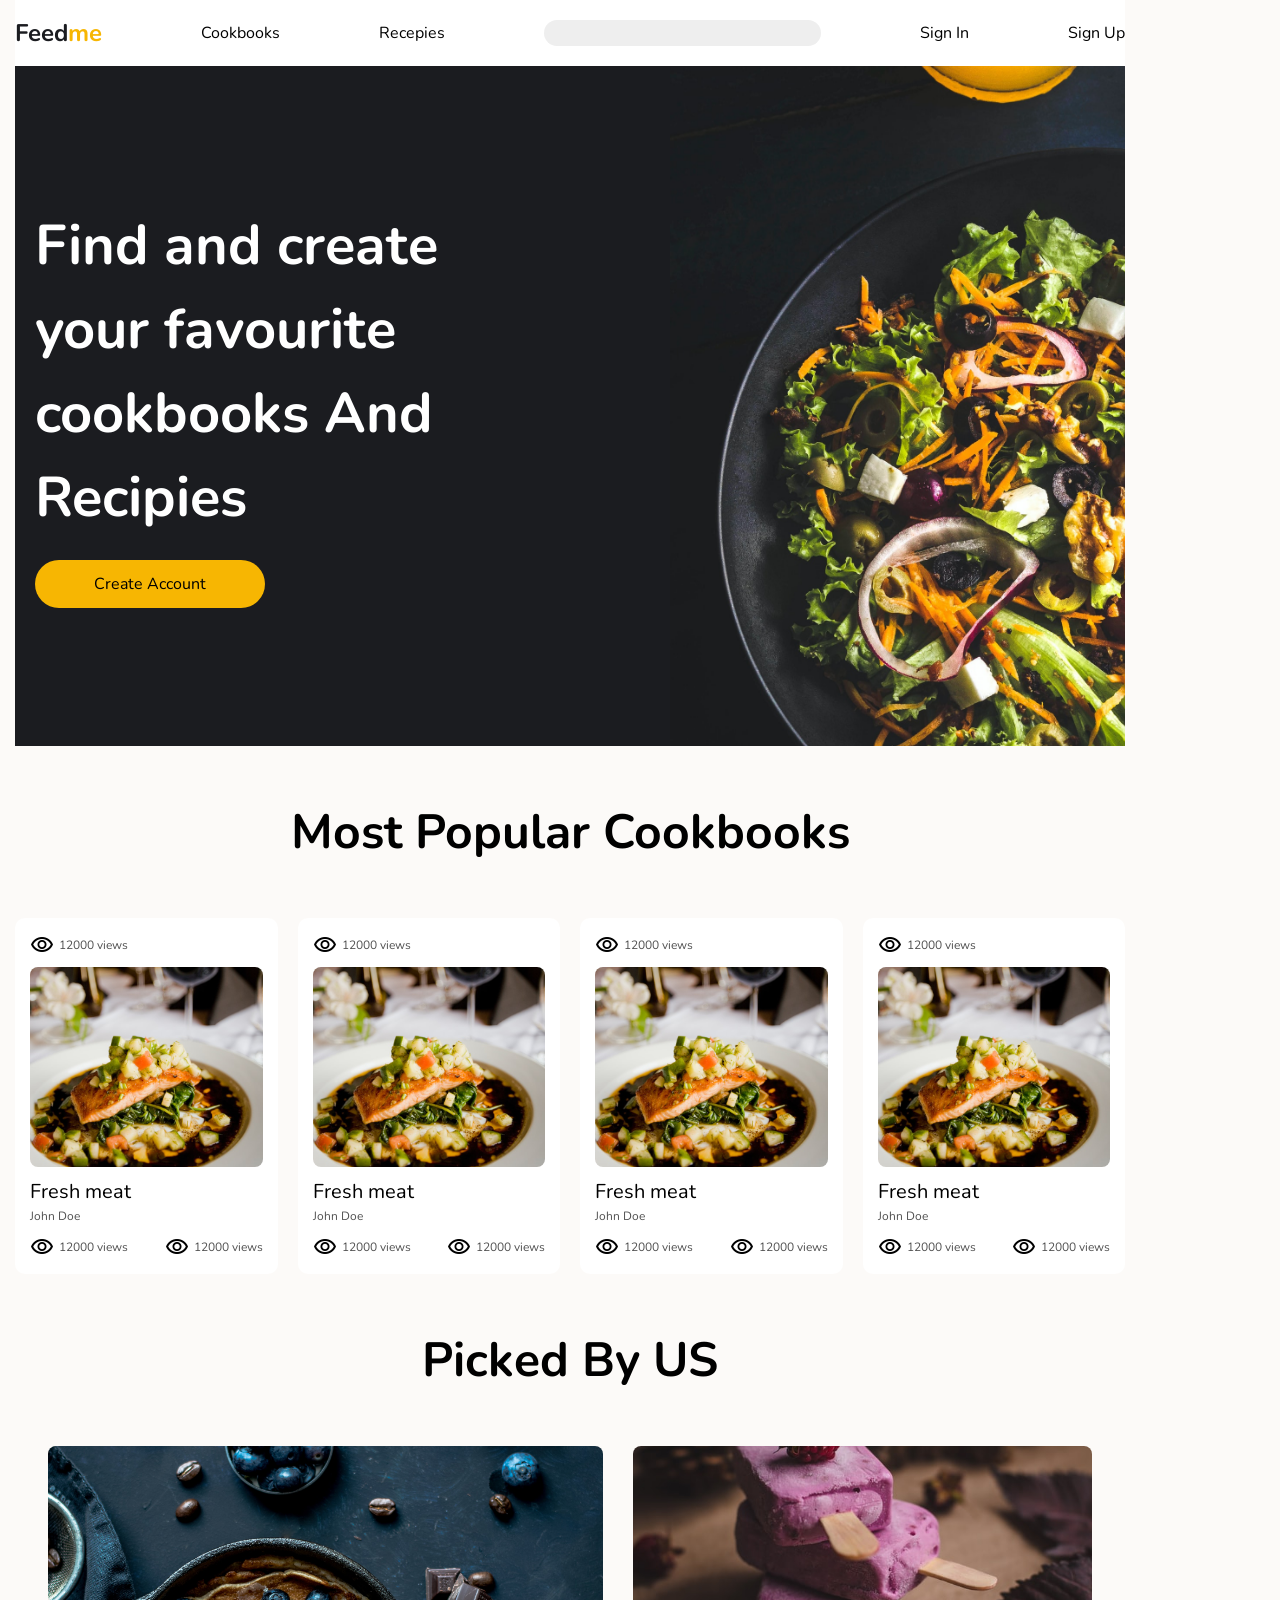
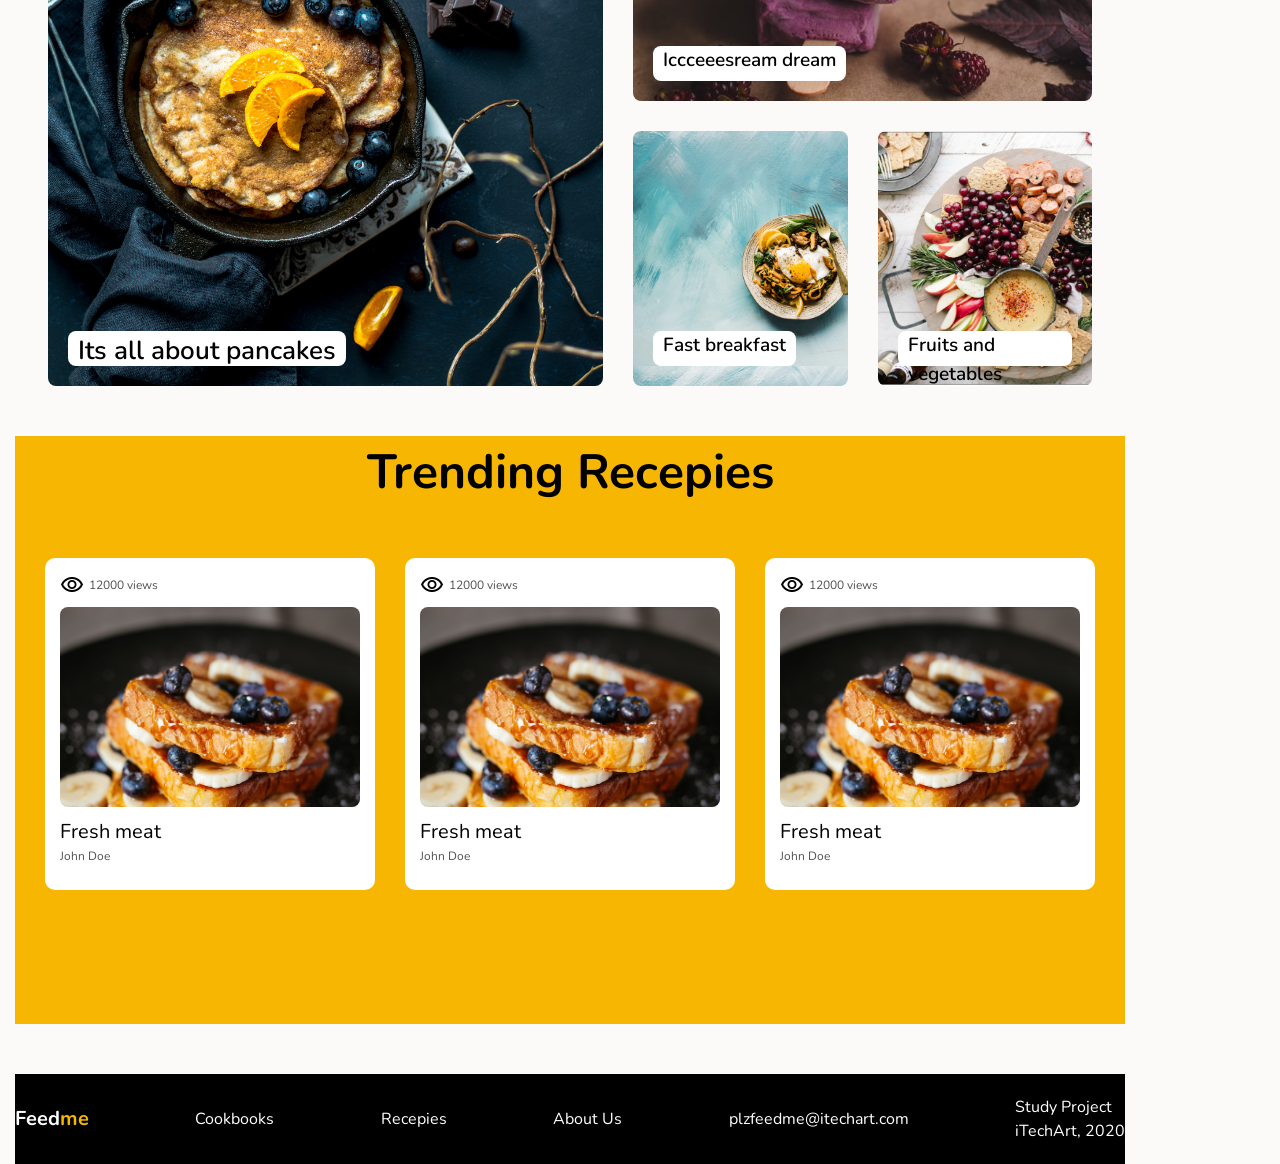
<file: mainPage.html>
<!DOCTYPE html>
<html>
  <head>
    <title>main Page</title>
    <link rel="stylesheet" href="styles/CSSreset.css" />
    <link rel="stylesheet" href="styles/styles.css" />
    <link rel="stylesheet" href="styles/margin&padding.css" />
    <link rel="preconnect" href="https://fonts.googleapis.com" />
    <link rel="preconnect" href="https://fonts.gstatic.com" crossorigin />
    <link
      href="https://fonts.googleapis.com/css2?family=Nunito:ital,wght@0,200..1000;1,200..1000&display=swap"
      rel="stylesheet"
    />
    <link
      href="https://fonts.googleapis.com/css2?family=Material+Symbols+Outlined"
      rel="stylesheet"
    />
    <meta name="viewport" content="width=device-width" />
  </head>
  <body>
    <div class="container">
      <div class="main-page">
        <div class="navbar">
          <div class="navbar__items">
            <div class="logo logo--small">
              <span class="logo__feed">Feed</span
              ><span class="logo__me">me</span>
            </div>
            <a href="#" class="link-text">Cookbooks</a
            ><a href="#" class="link-text">Recepies</a>
            <input type="text" class="navbar__search" />
            <a href="#" class="link-text">Sign In</a
            ><a href="#" class="link-text">Sign Up</a>
          </div>
        </div>
        <div class="main-page__middle-part">
          <div class="hero">
            <div class="hero__left-part">
              <div class="hero__btn-title">
                <div class="hero__title">
                  Find and create <br />your favourite <br />cookbooks And
                  Recipies
                </div>
                <button class="hero__btn">Create Account</button>
              </div>
            </div>
            <div class="hero__right-part"></div>
          </div>
          <div class="middle-part__top">
            <div class="top__title mb-5 mt-5">
              <div class="title">Most Popular Cookbooks</div>
            </div>
            <div class="top__card-row">
              <div class="card">
                <div class="card__header">
                  <div class="symbol-text">
                    <span class="material-symbols-outlined symbol">
                      visibility
                    </span>

                    <div class="card__text">12000 views</div>
                  </div>
                </div>
                <div class="card__image">
                  <img src="/images/mainPage/imageRow/01.jpg" />
                </div>
                <div class="card__title-author">
                  <div class="card__title">Fresh meat</div>
                  <div class="card__text">John Doe</div>
                </div>
                <div class="card__footer">
                  <div class="symbol-text">
                    <span class="material-symbols-outlined symbol">
                      visibility
                    </span>

                    <div class="card__text">12000 views</div>
                  </div>

                  <div class="symbol-text">
                    <span class="material-symbols-outlined symbol">
                      visibility
                    </span>

                    <div class="card__text">12000 views</div>
                  </div>
                </div>
              </div>
              <div class="card">
                <div class="card__header">
                  <div class="symbol-text">
                    <span class="material-symbols-outlined symbol">
                      visibility
                    </span>

                    <div class="card__text">12000 views</div>
                  </div>
                </div>
                <div class="card__image">
                  <img src="/images/mainPage/imageRow/01.jpg" />
                </div>
                <div class="card__title-author">
                  <div class="card__title">Fresh meat</div>
                  <div class="card__text">John Doe</div>
                </div>
                <div class="card__footer">
                  <div class="symbol-text">
                    <span class="material-symbols-outlined symbol">
                      visibility
                    </span>

                    <div class="card__text">12000 views</div>
                  </div>

                  <div class="symbol-text">
                    <span class="material-symbols-outlined symbol">
                      visibility
                    </span>

                    <div class="card__text">12000 views</div>
                  </div>
                </div>
              </div>
              <div class="card">
                <div class="card__header">
                  <div class="symbol-text">
                    <span class="material-symbols-outlined symbol">
                      visibility
                    </span>

                    <div class="card__text">12000 views</div>
                  </div>
                </div>
                <div class="card__image">
                  <img src="/images/mainPage/imageRow/01.jpg" />
                </div>
                <div class="card__title-author">
                  <div class="card__title">Fresh meat</div>
                  <div class="card__text">John Doe</div>
                </div>
                <div class="card__footer">
                  <div class="symbol-text">
                    <span class="material-symbols-outlined symbol">
                      visibility
                    </span>

                    <div class="card__text">12000 views</div>
                  </div>

                  <div class="symbol-text">
                    <span class="material-symbols-outlined symbol">
                      visibility
                    </span>

                    <div class="card__text">12000 views</div>
                  </div>
                </div>
              </div>
              <div class="card">
                <div class="card__header">
                  <div class="symbol-text">
                    <span class="material-symbols-outlined symbol">
                      visibility
                    </span>

                    <div class="card__text">12000 views</div>
                  </div>
                </div>
                <div class="card__image">
                  <img src="/images/mainPage/imageRow/01.jpg" />
                </div>
                <div class="card__title-author">
                  <div class="card__title">Fresh meat</div>
                  <div class="card__text">John Doe</div>
                </div>
                <div class="card__footer">
                  <div class="symbol-text">
                    <span class="material-symbols-outlined symbol">
                      visibility
                    </span>

                    <div class="card__text">12000 views</div>
                  </div>

                  <div class="symbol-text">
                    <span class="material-symbols-outlined symbol">
                      visibility
                    </span>

                    <div class="card__text">12000 views</div>
                  </div>
                </div>
              </div>
            </div>
          </div>
          <div class="middle-part__center">
            <div class="title mt-5 mb-5">Picked By US</div>
            <div class="main-page__image-grid">
              <div class="image-grid">
                <div class="image-grid__left-part">
                  <div class="image-grid__text-field"></div>
                  <div class="image-grid__text">Its all about pancakes</div>
                </div>
                <div class="image-grid__right-part">
                  <div class="image-grid__rght-top">
                    <div
                      class="image-grid__text --text-image-grid-is-middle-size"
                    >
                      Iccceeesream dream
                    </div>
                  </div>
                  <div class="image-grid__rght-btm">
                    <div class="image-grid__rght-btm-rght">
                      <div
                        class="image-grid__text --text-image-grid-is-middle-size"
                      >
                        Fast breakfast
                      </div>
                    </div>
                    <div class="image-grid__rght-btm-lft">
                      <div
                        class="image-grid__text --text-image-grid-is-middle-size"
                      >
                        Fruits and vegetables
                      </div>
                    </div>
                  </div>
                </div>
              </div>
            </div>
          </div>
          <div class="middle-part__bottom mt-5 mb-5">
            <div class="title mt-5 mb-5">Trending Recepies</div>
            <div class="image-row__bottom">
              <div class="card card--bottom">
                <div class="card__header">
                  <div class="symbol-text">
                    <span class="material-symbols-outlined symbol">
                      visibility
                    </span>

                    <div class="card__text">12000 views</div>
                  </div>
                </div>
                <div class="card__image card__image--bottom"></div>
                <div class="card__title-author">
                  <div class="card__title">Fresh meat</div>
                  <div class="card__text">John Doe</div>
                </div>
              </div>
              <div class="card card--bottom">
                <div class="card__header">
                  <div class="symbol-text">
                    <span class="material-symbols-outlined symbol">
                      visibility
                    </span>

                    <div class="card__text">12000 views</div>
                  </div>
                </div>
                <div class="card__image card__image--bottom"></div>
                <div class="card__title-author">
                  <div class="card__title">Fresh meat</div>
                  <div class="card__text">John Doe</div>
                </div>
              </div>
              <div class="card card--bottom">
                <div class="card__header">
                  <div class="symbol-text">
                    <span class="material-symbols-outlined symbol">
                      visibility
                    </span>

                    <div class="card__text">12000 views</div>
                  </div>
                </div>
                <div class="card__image card__image--bottom"></div>
                <div class="card__title-author">
                  <div class="card__title">Fresh meat</div>
                  <div class="card__text">John Doe</div>
                </div>
              </div>
            </div>
          </div>
          <div class="footer link-text--footer">
            <div class="logo logo--footer logo--small">
              <span class="logo__feed">Feed</span
              ><span class="logo__me">me</span>
            </div>
            <a href="#" class="link-text link-text--footer">Cookbooks</a>
            <a href="#" class="link-text link-text--footer">Recepies</a>
            <a href="#" class="link-text link-text--footer">About Us</a>
            <div class="link-text link-text--footer">
              plzfeedme@itechart.com
            </div>
            <div class="link-text link-text--footer">
              <span>Study Project</span><br />
              <span style="font-size: 16px">iTechArt, 2020</span>
            </div>
          </div>
        </div>
      </div>
    </div>
  </body>
</html>
</file>
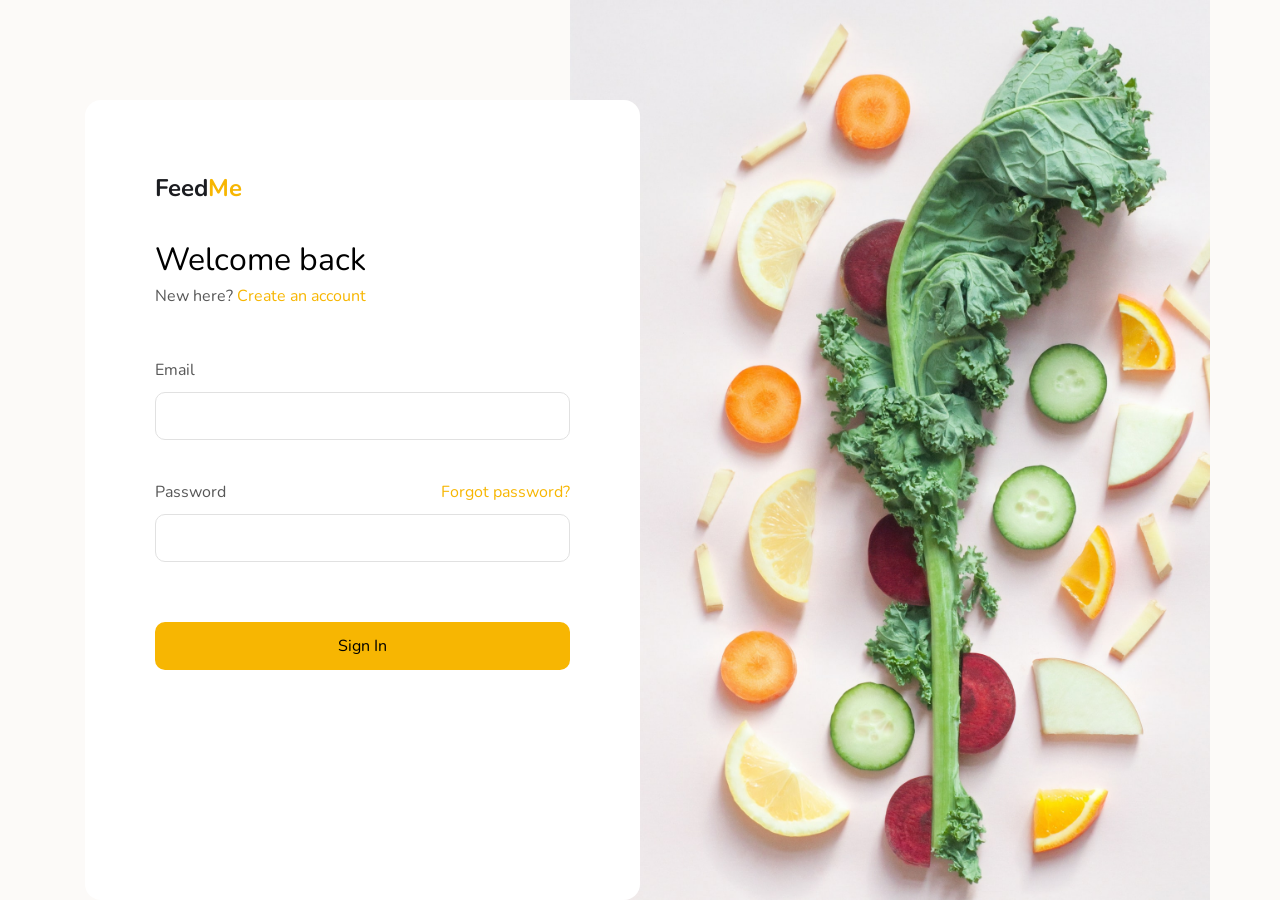
<file: welcome-page.html>
<!DOCTYPE html>
<html>
  <head>
    <title>main Page</title>
    <link rel="stylesheet" href="styles/CSSreset.css" />
    <link rel="stylesheet" href="styles/mainPage.css" />
    <link rel="stylesheet" href="styles/margin&padding.css" />
    <link rel="preconnect" href="https://fonts.googleapis.com" />
    <link rel="preconnect" href="https://fonts.gstatic.com" crossorigin />
    <link
      href="https://fonts.googleapis.com/css2?family=Nunito:ital,wght@0,200..1000;1,200..1000&display=swap"
      rel="stylesheet"
    />
    <link
      href="https://fonts.googleapis.com/css2?family=Material+Symbols+Outlined"
      rel="stylesheet"
    />
    <meta name="viewport" content="width=device-width" />
  </head>
  <body>
    <div class="container__main-page">
      <div class="input-section mt-10">
        <div class="input-section__logo">
          <div class="logo logo--large">
            Feed<span class="logo__me">Me</span>
          </div>
        </div>
        <div class="input-section__title">Welcome back</div>
        <div class="typography typography--grey">
          New here?
          <a href="#" class="input-section__link link">Create an account</a>
        </div>
        <div class="input-section__input-fields">
          <div class="input-section__input">
            <label for="email" class="typography--grey">Email</label>
            <input id="email" type="email" class="input-field" />
          </div>
          <div class="input-section__input">
            <label
              for="password"
              class="input-section__password typography--grey"
              ><span>Password</span>
              <span class="link"> Forgot password?</span></label
            >
            <input id="password" type="password" class="input-field" />
          </div>
        </div>
        <div class="input-section__button-link">
          <a href="#" class="button-link">Sign In</a>
        </div>
      </div>
    </div>
  </body>
</html>
</file>
<file: styles/styles.css>
.body-main-page {
  display: flex;
  justify-content: center;
}

.container-main-page {
  display: flex;
  min-height: 100%;
  overflow: hidden;
  flex-direction: column;
}

.main-page {
  font-family: Nunito;
  background-color: #fcfaf8;
  max-width: 1140px;
  padding: 0 15px 0 15px;
}
.navbar {
  padding: 15px 0 15px 0;
  background-color: white;
}
.navbar__items {
  align-items: center;
  display: flex;
  justify-content: space-between;
  column-gap: 20px;
}
.logo {
  font-size: 24px;
  font-weight: 700;
  color: #1b1c20;
}

.logo__me {
  color: #f7b602;
}
.link-text {
  text-decoration: none;
  color: black;
  font-size: 16px;
  font-weight: 400;
}

.logo--footer {
  color: white;
  font-size: 20px;
  text-decoration: none;
}
.navbar__search {
  width: 25%;
  border-width: 0px;
  background-color: #eeeeee;
  border-radius: 37px;
}

.symbol-text {
  display: flex;
  flex-direction: row;
  justify-content: left;
}

.hero {
  display: flex;
  background-color: #1b1c20;
  justify-content: space-between;
  height: 680px;
}
.hero__left-part {
  display: flex;
  flex-direction: row;
  align-items: center;
  width: 50%;
  justify-content: start;
}

.hero__btn-title {
  display: flex;
  flex-direction: column;
  row-gap: 20px;
  padding-left: 20px;
}

.hero__title {
  font-size: 56px;
  color: white;
  font-weight: 700;
  width: 100%;
}
.hero__btn {
  background-color: #f7b602;
  width: 230px;
  color: black;
  border-width: 0px;
  border-radius: 38px;
  height: 48px;
  justify-content: start;
}
.hero__right-part {
  width: 50%;
  background-image: url(/images/mainPage/titleImage.jpg);
  background-size: 150%;
  background-position: 100px -300px;
  overflow: hidden;
  background-repeat: no-repeat;
}

.title {
  color: black;
  font-size: 48px;
  font-weight: 700;
  display: flex;
  justify-content: center;
  align-items: center;
}
.top__card-row {
  display: flex;
  column-gap: 20px;
  justify-content: space-between;
}
.card {
  background-color: white;
  display: flex;
  flex-direction: column;
  width: 25%;
  padding: 15px 15px 15px 15px;
  border-radius: 10px;
}
.card__header {
  margin-bottom: 10px;
}
.symbol-text {
  display: flex;
  flex-direction: row;
  gap: 5px;
  align-items: center;
}

.card__text {
  font-size: 12px;
  color: #515151;
}
.card__image {
  width: 100%;
  height: 200px;
  overflow: hidden;
  position: relative;
  border-radius: 8px;
  margin-bottom: 10px;
}
.card__image img {
  position: absolute;
  object-fit: contain;
  width: auto;
  height: auto;
  top: -100px;
}
.card__title {
  font-size: 20px;
}
.card__title-author {
  margin-bottom: 10px;
}

.card__footer {
  display: flex;
  justify-content: space-between;
}
.middle-part__center {
  display: flex;
  flex-direction: column;
}

.image-grid {
  display: flex;
  flex-direction: row;
  column-gap: 30px;
  justify-content: center;
}
.image-grid__left-part {
  background-image: url(/images/mainPage/imageGrid/02.jpg);
  background-size: cover;
  background-position: -0px -200px;
  width: 50%;
  height: 540px;
  padding: 20px 20px 20px 20px;
  display: flex;
  align-items: end;
  border-radius: 8px;
}

.image-grid__text {
  color: black;
  width: fit-content;
  background-color: white;
  height: 35px;
  font-weight: 600;
  font-size: 26px;
  border-radius: 8px;
  padding: 0 10px 0 10px;
}

.--text-image-grid-is-middle-size {
  font-size: 19px;
}
.image-grid__right-part {
  display: flex;
  flex-direction: column;
  row-gap: 30px;
}
.image-grid__rght-top {
  background-image: url(/images/mainPage/imageGrid/03.jpg);
  background-size: cover;
  background-position: -0px -280px;
  width: 100%;
  height: 50%;
  padding: 20px 20px 20px 20px;
  display: flex;
  align-items: end;
  border-radius: 8px;
}
.image-grid__rght-btm {
  display: flex;
  column-gap: 30px;
}
.image-grid__rght-btm-rght {
  background-image: url(/images/mainPage/imageGrid/01.png);
  background-size: cover;
  background-position: -80px -20px;
  width: 50%;
  height: 100%;
  padding: 20px 20px 20px 20px;
  display: flex;
  align-items: end;
  border-radius: 8px;
}
.image-grid__rght-btm-lft {
  background-image: url(/images/mainPage/imageGrid/04.png);
  background-size: cover;
  background-position: -0px -px;
  width: 50%;
  height: 255px;
  padding: 20px 20px 20px 20px;
  display: flex;
  align-items: end;
  border-radius: 8px;
}

.middle-part__bottom {
  background-color: #f7b602;
  height: 588px;
  padding: 0 30px 0 30px;
}

.card--bottom {
  width: 33.3333%;
  display: flex;
  flex-direction: column;
  justify-content: center;
}
.card__image--bottom {
  background-image: url(/images/mainPage/ImageRowBottom/01.jpg);
  background-repeat: no-repeat;
  background-size: cover;
}

.image-row__bottom {
  display: flex;
  column-gap: 30px;
  justify-content: space-between;
}

.footer {
  align-items: center;
  background-color: black;
  height: 90px;
  display: flex;
  justify-content: space-between;
}

.link-text--footer {
  color: white;
}

@media (max-width: 1140px) {
  .main-page {
    max-width: 970px;
  }

  .image-grid {
    display: flex;
    flex-direction: row;
    column-gap: 30px;
    justify-content: center;
  }
  .image-grid__left-part {
    background-image: url(/images/mainPage/imageGrid/02.jpg);
    background-size: cover;
    background-position: -0px -100px;
    width: 50%;

    padding: 20px 20px 20px 20px;
    display: flex;
    align-items: end;
    border-radius: 8px;
  }

  .image-grid__text {
    color: black;
    width: fit-content;
    background-color: white;
    height: auto;
    font-weight: 600;
    font-size: 26px;
    border-radius: 8px;
    padding: 0 10px 0 10px;
  }

  .--text-image-grid-is-middle-size {
    font-size: 15px;
  }
  .image-grid__right-part {
    display: flex;
    flex-direction: column;
    row-gap: 30px;
  }
  .image-grid__rght-top {
    background-image: url(/images/mainPage/imageGrid/03.jpg);
    background-size: cover;
    background-position: -0px -200px;
    width: 100%;
    height: 50%;
    padding: 20px 20px 20px 20px;
    display: flex;
    align-items: end;
    border-radius: 8px;
  }
  .image-grid__rght-btm {
    display: flex;
    column-gap: 30px;
  }
  .image-grid__rght-btm-rght {
    background-image: url(/images/mainPage/imageGrid/01.png);
    background-size: cover;
    background-position: -150px -20px;
    width: 50%;
    height: 100%;
    padding: 20px 20px 20px 20px;
    display: flex;
    align-items: end;
    border-radius: 8px;
  }
  .image-grid__rght-btm-lft {
    background-image: url(/images/mainPage/imageGrid/04.png);
    background-size: cover;
    background-position: -0px -px;
    width: 50%;
    height: 255px;
    padding: 20px 20px 20px 20px;
    display: flex;
    align-items: end;
    border-radius: 8px;
  }
}

@media (max-width: 992px) {
  .main-page {
    max-width: 750px;
  }
  .hero {
    display: flex;
    background-color: #1b1c20;
    justify-content: space-between;
    height: 680px;
  }
  .hero__left-part {
    display: flex;
    flex-direction: row;
    align-items: center;
    width: 100%;
    justify-content: center;
  }

  .hero__btn-title {
    display: flex;
    flex-direction: column;
    row-gap: 20px;
    padding-left: 20px;
  }

  .hero__title {
    font-size: 56px;
    color: white;
    font-weight: 700;
    width: 100%;
    text-align: center;
  }
  .hero__btn {
    background-color: #f7b602;
    width: 230px;
    color: black;
    border-width: 0px;
    border-radius: 38px;
    height: 48px;
    margin: auto;
  }
  .hero__right-part {
    width: 0%;
    background-image: none;
  }
  .top__card-row {
    display: grid;
    grid-template-columns: 1fr 1fr;
    grid-template-rows: auto;
    gap: 20px;
  }

  .card {
    background-color: white;
    display: flex;
    width: 100%;
    flex-direction: column;
    padding: 15px 15px 15px 15px;
    border-radius: 10px;
  }
  .card__header {
    margin-bottom: 10px;
  }
  .symbol-text {
    display: flex;
    flex-direction: row;
    gap: 5px;
    align-items: center;
  }

  .card__text {
    font-size: 12px;
    color: #515151;
  }
  .card__image {
    width: 100%;
    height: 200px;
    overflow: hidden;
    position: relative;
    border-radius: 8px;
    margin-bottom: 10px;
  }
  .card__image img {
    position: absolute;
    object-fit: contain;
    width: auto;
    height: auto;
    top: -200px;
  }
  .card__title {
    font-size: 20px;
  }
  .card__title-author {
    margin-bottom: 10px;
  }

  .card__footer {
    display: flex;
    justify-content: space-between;
  }
  .image-grid {
    display: flex;
    flex-direction: row;
    column-gap: 10px;
    justify-content: center;
  }
  .image-grid__left-part {
    background-image: url(/images/mainPage/imageGrid/02.jpg);
    background-size: cover;
    background-position: -0px -150px;
    width: 50%;
    height: 300px;
    padding: 20px 20px 20px 20px;
    display: flex;
    align-items: end;
    border-radius: 8px;
  }

  .image-grid__text {
    color: black;
    width: fit-content;
    background-color: white;
    height: auto;
    font-weight: 600;
    font-size: 20px;
    border-radius: 8px;
    padding: 0 10px 0 10px;
  }

  .--text-image-grid-is-middle-size {
    font-size: 15px;
  }
  .image-grid__right-part {
    display: flex;
    flex-direction: column;
    row-gap: 10px;
  }
  .image-grid__rght-top {
    background-image: url(/images/mainPage/imageGrid/03.jpg);
    background-size: cover;
    background-position: -0px -210px;
    width: 100%;
    height: 145px;
    padding: 20px 20px 20px 20px;
    display: flex;
    align-items: end;
    border-radius: 8px;
  }
  .image-grid__rght-btm {
    display: flex;
    column-gap: 10px;
  }
  .image-grid__rght-btm-rght {
    background-image: url(/images/mainPage/imageGrid/01.png);
    background-size: cover;
    background-size: 180%;
    background-position: -90px -80px;
    width: 50%;
    height: 145px;
    padding: 20px 20px 20px 20px;
    display: flex;
    align-items: end;
    border-radius: 8px;
  }
  .image-grid__rght-btm-lft {
    background-image: url(/images/mainPage/imageGrid/04.png);
    background-size: cover;
    background-position: -0px -px;
    width: 50%;
    height: 145px;
    padding: 20px 20px 20px 20px;
    display: flex;
    align-items: end;
    border-radius: 8px;
  }
  .image-row__bottom {
    display: flex;
    column-gap: 10px;
    justify-content: space-between;
  }
  .card__image--bottom {
    background-image: url(/images/mainPage/ImageRowBottom/01.jpg);
    background-repeat: no-repeat;
    background-size: cover;
  }
}

@media (max-width: 768px) {
  .main-page {
    max-width: none;
  }
}

body {
  background-color: #fcfaf8;
  font-family: Nunito;
  font-size: 16px;
  font-weight: 400;
  color: black;
}



.metrics {
  font-weight: 400;
  display: flex;
  align-items: center;
  color: #515151;
}

.metrics--is-large {
  font-size: 20px;
}

/* ---------------header----------------------------- */

button:active {
  font-weight: bold;
}

/* ---------------comments----------------------------- */

.input-field {
  background-color: #ffffff;
  border-radius: 10px;
  border-width: 1px;
  border-color: #e1e1e1;
  height: 48px;
  border-style: solid;
  padding: 0 15px;
  width: 100%;
}

.post-form__growing-textarea-field {
  background-color: #ffffff;
  border-radius: 10px;
  border-width: 1px;
  border-color: #e1e1e1;
  height: 48px;
  border-style: solid;
  padding: 10px 15px;
  width: 100%;
  vertical-align: middle;
  min-height: 48px;
  font-size: 16px;
  color: grey;
  resize: none;
  overflow: hidden;
}

.post-form__button {
  width: 134px;
}

/* ------------------welcome-page-------------------- */

.container__main-page {
  height: 100vh;
  max-width: 1140px;
  padding: 0 15px;
  margin: 0 auto;
  background-image: url(/images/welcomePage.jpg);
  background-size: 70%;
  background-repeat: no-repeat;
  background-position: 500px -40px;
  display: flex;
}

.input-section {
  padding: 70px;
  max-width: 555px;
  width: 555px;
  background-color: white;
  border-radius: 16px;
  max-height: fit-content;
}

.input-section__logo {
  margin-bottom: 30px;
}

.input-section__title {
  font-size: 32px;
}

.link {
  color: #f7b602;
  text-decoration: none;
}

.input-section__input-fields {
  display: flex;
  flex-direction: column;
  gap: 40px;
  margin-top: 50px;
  margin-bottom: 60px;
}

.input-section__input {
  display: flex;
  flex-direction: column;
  gap: 10px;
}
.input-field {
  display: flex;
  justify-content: space-between;
}
.input-section__button-link {
  height: 48px;
}
.button-link {
  display: flex;
  justify-content: center;
  background-color: #f7b602;
  color: black;
  border-radius: 10px;
  height: 100%;
  width: 100%;
  align-items: center;
  text-decoration: none;
}

.input-section__password {
  display: flex;
  justify-content: space-between;
}
</file>
<file: styles/margin&padding.css>
:root {
  --space-1: 10px;
  --space-2: 20px;
  --space-3: 30px;
  --space-4: 40px;
  --space-5: 50px;
  --space-6: 60px;
  --space-7: 70px;
  --space-8: 80px;
  --space-9: 90px;
  --space-10: 100px;
  --space-11: 110px;
  --space-12: 120px;
  --space-13: 130px;
  --space-14: 140px;
  --space-15: 150px;
  --space-16: 160px;
  --space-17: 170px;
  --space-18: 180px;
  --space-19: 190px;
  --space-20: 200px;
}

/* ---------- MARGIN ---------- */
.ml-1 {
  margin-left: var(--space-1);
}
.ml-2 {
  margin-left: var(--space-2);
}
.ml-3 {
  margin-left: var(--space-3);
}
.ml-4 {
  margin-left: var(--space-4);
}
.ml-5 {
  margin-left: var(--space-5);
}
.ml-6 {
  margin-left: var(--space-6);
}
.ml-7 {
  margin-left: var(--space-7);
}
.ml-8 {
  margin-left: var(--space-8);
}
.ml-9 {
  margin-left: var(--space-9);
}
.ml-10 {
  margin-left: var(--space-10);
}
.ml-11 {
  margin-left: var(--space-11);
}
.ml-12 {
  margin-left: var(--space-12);
}
.ml-13 {
  margin-left: var(--space-13);
}
.ml-14 {
  margin-left: var(--space-14);
}
.ml-15 {
  margin-left: var(--space-15);
}
.ml-16 {
  margin-left: var(--space-16);
}
.ml-17 {
  margin-left: var(--space-17);
}
.ml-18 {
  margin-left: var(--space-18);
}
.ml-19 {
  margin-left: var(--space-19);
}
.ml-20 {
  margin-left: var(--space-20);
}

.mr-1 {
  margin-right: var(--space-1);
}
.mr-2 {
  margin-right: var(--space-2);
}
.mr-3 {
  margin-right: var(--space-3);
}
.mr-4 {
  margin-right: var(--space-4);
}
.mr-5 {
  margin-right: var(--space-5);
}
.mr-6 {
  margin-right: var(--space-6);
}
.mr-7 {
  margin-right: var(--space-7);
}
.mr-8 {
  margin-right: var(--space-8);
}
.mr-9 {
  margin-right: var(--space-9);
}
.mr-10 {
  margin-right: var(--space-10);
}
.mr-11 {
  margin-right: var(--space-11);
}
.mr-12 {
  margin-right: var(--space-12);
}
.mr-13 {
  margin-right: var(--space-13);
}
.mr-14 {
  margin-right: var(--space-14);
}
.mr-15 {
  margin-right: var(--space-15);
}
.mr-16 {
  margin-right: var(--space-16);
}
.mr-17 {
  margin-right: var(--space-17);
}
.mr-18 {
  margin-right: var(--space-18);
}
.mr-19 {
  margin-right: var(--space-19);
}
.mr-20 {
  margin-right: var(--space-20);
}

.mt-1 {
  margin-top: var(--space-1);
}
.mt-2 {
  margin-top: var(--space-2);
}
.mt-3 {
  margin-top: var(--space-3);
}
.mt-4 {
  margin-top: var(--space-4);
}
.mt-5 {
  margin-top: var(--space-5);
}
.mt-6 {
  margin-top: var(--space-6);
}
.mt-7 {
  margin-top: var(--space-7);
}
.mt-8 {
  margin-top: var(--space-8);
}
.mt-9 {
  margin-top: var(--space-9);
}
.mt-10 {
  margin-top: var(--space-10);
}
.mt-11 {
  margin-top: var(--space-11);
}
.mt-12 {
  margin-top: var(--space-12);
}
.mt-13 {
  margin-top: var(--space-13);
}
.mt-14 {
  margin-top: var(--space-14);
}
.mt-15 {
  margin-top: var(--space-15);
}
.mt-16 {
  margin-top: var(--space-16);
}
.mt-17 {
  margin-top: var(--space-17);
}
.mt-18 {
  margin-top: var(--space-18);
}
.mt-19 {
  margin-top: var(--space-19);
}
.mt-20 {
  margin-top: var(--space-20);
}

.mb-1 {
  margin-bottom: var(--space-1);
}
.mb-2 {
  margin-bottom: var(--space-2);
}
.mb-3 {
  margin-bottom: var(--space-3);
}
.mb-4 {
  margin-bottom: var(--space-4);
}
.mb-5 {
  margin-bottom: var(--space-5);
}
.mb-6 {
  margin-bottom: var(--space-6);
}
.mb-7 {
  margin-bottom: var(--space-7);
}
.mb-8 {
  margin-bottom: var(--space-8);
}
.mb-9 {
  margin-bottom: var(--space-9);
}
.mb-10 {
  margin-bottom: var(--space-10);
}
.mb-11 {
  margin-bottom: var(--space-11);
}
.mb-12 {
  margin-bottom: var(--space-12);
}
.mb-13 {
  margin-bottom: var(--space-13);
}
.mb-14 {
  margin-bottom: var(--space-14);
}
.mb-15 {
  margin-bottom: var(--space-15);
}
.mb-16 {
  margin-bottom: var(--space-16);
}
.mb-17 {
  margin-bottom: var(--space-17);
}
.mb-18 {
  margin-bottom: var(--space-18);
}
.mb-19 {
  margin-bottom: var(--space-19);
}
.mb-20 {
  margin-bottom: var(--space-20);
}

/* ---------- PADDING ---------- */
.pl-1 {
  padding-left: var(--space-1);
}
.pl-2 {
  padding-left: var(--space-2);
}
.pl-3 {
  padding-left: var(--space-3);
}
.pl-4 {
  padding-left: var(--space-4);
}
.pl-5 {
  padding-left: var(--space-5);
}
.pl-6 {
  padding-left: var(--space-6);
}
.pl-7 {
  padding-left: var(--space-7);
}
.pl-8 {
  padding-left: var(--space-8);
}
.pl-9 {
  padding-left: var(--space-9);
}
.pl-10 {
  padding-left: var(--space-10);
}
.pl-11 {
  padding-left: var(--space-11);
}
.pl-12 {
  padding-left: var(--space-12);
}
.pl-13 {
  padding-left: var(--space-13);
}
.pl-14 {
  padding-left: var(--space-14);
}
.pl-15 {
  padding-left: var(--space-15);
}
.pl-16 {
  padding-left: var(--space-16);
}
.pl-17 {
  padding-left: var(--space-17);
}
.pl-18 {
  padding-left: var(--space-18);
}
.pl-19 {
  padding-left: var(--space-19);
}
.pl-20 {
  padding-left: var(--space-20);
}

.pr-1 {
  padding-right: var(--space-1);
}
.pr-2 {
  padding-right: var(--space-2);
}
.pr-3 {
  padding-right: var(--space-3);
}
.pr-4 {
  padding-right: var(--space-4);
}
.pr-5 {
  padding-right: var(--space-5);
}
.pr-6 {
  padding-right: var(--space-6);
}
.pr-7 {
  padding-right: var(--space-7);
}
.pr-8 {
  padding-right: var(--space-8);
}
.pr-9 {
  padding-right: var(--space-9);
}
.pr-10 {
  padding-right: var(--space-10);
}
.pr-11 {
  padding-right: var(--space-11);
}
.pr-12 {
  padding-right: var(--space-12);
}
.pr-13 {
  padding-right: var(--space-13);
}
.pr-14 {
  padding-right: var(--space-14);
}
.pr-15 {
  padding-right: var(--space-15);
}
.pr-16 {
  padding-right: var(--space-16);
}
.pr-17 {
  padding-right: var(--space-17);
}
.pr-18 {
  padding-right: var(--space-18);
}
.pr-19 {
  padding-right: var(--space-19);
}
.pr-20 {
  padding-right: var(--space-20);
}

.pt-1 {
  padding-top: var(--space-1);
}
.pt-2 {
  padding-top: var(--space-2);
}
.pt-3 {
  padding-top: var(--space-3);
}
.pt-4 {
  padding-top: var(--space-4);
}
.pt-5 {
  padding-top: var(--space-5);
}
.pt-6 {
  padding-top: var(--space-6);
}
.pt-7 {
  padding-top: var(--space-7);
}
.pt-8 {
  padding-top: var(--space-8);
}
.pt-9 {
  padding-top: var(--space-9);
}
.pt-10 {
  padding-top: var(--space-10);
}
.pt-11 {
  padding-top: var(--space-11);
}
.pt-12 {
  padding-top: var(--space-12);
}
.pt-13 {
  padding-top: var(--space-13);
}
.pt-14 {
  padding-top: var(--space-14);
}
.pt-15 {
  padding-top: var(--space-15);
}
.pt-16 {
  padding-top: var(--space-16);
}
.pt-17 {
  padding-top: var(--space-17);
}
.pt-18 {
  padding-top: var(--space-18);
}
.pt-19 {
  padding-top: var(--space-19);
}
.pt-20 {
  padding-top: var(--space-20);
}

.pb-1 {
  padding-bottom: var(--space-1);
}
.pb-2 {
  padding-bottom: var(--space-2);
}
.pb-3 {
  padding-bottom: var(--space-3);
}
.pb-4 {
  padding-bottom: var(--space-4);
}
.pb-5 {
  padding-bottom: var(--space-5);
}
.pb-6 {
  padding-bottom: var(--space-6);
}
.pb-7 {
  padding-bottom: var(--space-7);
}
.pb-8 {
  padding-bottom: var(--space-8);
}
.pb-9 {
  padding-bottom: var(--space-9);
}
.pb-10 {
  padding-bottom: var(--space-10);
}
.pb-11 {
  padding-bottom: var(--space-11);
}
.pb-12 {
  padding-bottom: var(--space-12);
}
.pb-13 {
  padding-bottom: var(--space-13);
}
.pb-14 {
  padding-bottom: var(--space-14);
}
.pb-15 {
  padding-bottom: var(--space-15);
}
.pb-16 {
  padding-bottom: var(--space-16);
}
.pb-17 {
  padding-bottom: var(--space-17);
}
.pb-18 {
  padding-bottom: var(--space-18);
}
.pb-19 {
  padding-bottom: var(--space-19);
}
.pb-20 {
  padding-bottom: var(--space-20);
}
</file>
<file: styles/mainPage.css>
.main-page {
  font-family: Nunito;
  background-color: #fcfaf8;
  max-width: 1140px;
  padding: 0 15px 0 15px;
}
.navbar {
  padding: 15px 0 15px 0;
  background-color: white;
}
.navbar__items {
  align-items: center;
  display: flex;
  justify-content: space-between;
  column-gap: 20px;
}
.logo {
  font-size: 24px;
  font-weight: 700;
  color: #1b1c20;
}

.logo__me {
  color: #f7b602;
}
.link-text {
  text-decoration: none;
  color: black;
  font-size: 16px;
  font-weight: 400;
}

.logo--footer {
  color: white;
  font-size: 20px;
  text-decoration: none;
}
.navbar__search {
  width: 25%;
  border-width: 0px;
  background-color: #eeeeee;
  border-radius: 37px;
}

.symbol-text {
  display: flex;
  flex-direction: row;
  justify-content: left;
}

.hero {
  display: flex;
  background-color: #1b1c20;
  justify-content: space-between;
  height: 680px;
}
.hero__left-part {
  display: flex;
  flex-direction: row;
  align-items: center;
  width: 50%;
  justify-content: start;
}

.hero__btn-title {
  display: flex;
  flex-direction: column;
  row-gap: 20px;
  padding-left: 20px;
}

.hero__title {
  font-size: 56px;
  color: white;
  font-weight: 700;
  width: 100%;
}
.hero__btn {
  background-color: #f7b602;
  width: 230px;
  color: black;
  border-width: 0px;
  border-radius: 38px;
  height: 48px;
  justify-content: start;
}
.hero__right-part {
  width: 50%;
  background-image: url(/images/mainPage/titleImage.jpg);
  background-size: 150%;
  background-position: 100px -300px;
  overflow: hidden;
  background-repeat: no-repeat;
}

/* .title {
  color: black;
  font-size: 48px;
  font-weight: 700;
  display: flex;
  justify-content: center;
  align-items: center;
} */
.top__card-row {
  display: flex;
  column-gap: 20px;
  justify-content: space-between;
}
.card {
  background-color: white;
  display: flex;
  flex-direction: column;
  width: 25%;
  padding: 15px 15px 15px 15px;
  border-radius: 10px;
}
.card__header {
  margin-bottom: 10px;
}
.symbol-text {
  display: flex;
  flex-direction: row;
  gap: 5px;
  align-items: center;
}

.card__text {
  font-size: 12px;
  color: #515151;
}
.card__image {
  width: 100%;
  height: 200px;
  overflow: hidden;
  position: relative;
  border-radius: 8px;
  margin-bottom: 10px;
}
.card__image img {
  position: absolute;
  object-fit: contain;
  width: auto;
  height: auto;
  top: -100px;
}
.card__title {
  font-size: 20px;
}
.card__title-author {
  margin-bottom: 10px;
}

.card__footer {
  display: flex;
  justify-content: space-between;
}
.middle-part__center {
  display: flex;
  flex-direction: column;
}

.image-grid {
  display: flex;
  flex-direction: row;
  column-gap: 30px;
  justify-content: center;
}
.image-grid__left-part {
  background-image: url(/images/mainPage/imageGrid/02.jpg);
  background-size: cover;
  background-position: -0px -200px;
  width: 50%;
  height: 540px;
  padding: 20px 20px 20px 20px;
  display: flex;
  align-items: end;
  border-radius: 8px;
}

.image-grid__text {
  color: black;
  width: fit-content;
  background-color: white;
  height: 35px;
  font-weight: 600;
  font-size: 26px;
  border-radius: 8px;
  padding: 0 10px 0 10px;
}

.--text-image-grid-is-middle-size {
  font-size: 19px;
}
.image-grid__right-part {
  display: flex;
  flex-direction: column;
  row-gap: 30px;
}
.image-grid__rght-top {
  background-image: url(/images/mainPage/imageGrid/03.jpg);
  background-size: cover;
  background-position: -0px -280px;
  width: 100%;
  height: 50%;
  padding: 20px 20px 20px 20px;
  display: flex;
  align-items: end;
  border-radius: 8px;
}
.image-grid__rght-btm {
  display: flex;
  column-gap: 30px;
}
.image-grid__rght-btm-rght {
  background-image: url(/images/mainPage/imageGrid/01.png);
  background-size: cover;
  background-position: -80px -20px;
  width: 50%;
  height: 100%;
  padding: 20px 20px 20px 20px;
  display: flex;
  align-items: end;
  border-radius: 8px;
}
.image-grid__rght-btm-lft {
  background-image: url(/images/mainPage/imageGrid/04.png);
  background-size: cover;
  background-position: -0px -px;
  width: 50%;
  height: 255px;
  padding: 20px 20px 20px 20px;
  display: flex;
  align-items: end;
  border-radius: 8px;
}

.middle-part__bottom {
  background-color: #f7b602;
  height: 588px;
  padding: 0 30px 0 30px;
}

.card--bottom {
  width: 33.3333%;
  display: flex;
  flex-direction: column;
  justify-content: center;
}
.card__image--bottom {
  background-image: url(/images/mainPage/ImageRowBottom/01.jpg);
  background-repeat: no-repeat;
  background-size: cover;
}

.image-row__bottom {
  display: flex;
  column-gap: 30px;
  justify-content: space-between;
}

.footer {
  align-items: center;
  background-color: black;
  height: 90px;
  display: flex;
  justify-content: space-between;
}

.link-text--footer {
  color: white;
}

@media (max-width: 1140px) {
  .main-page {
    max-width: 970px;
  }

  .image-grid {
    display: flex;
    flex-direction: row;
    column-gap: 30px;
    justify-content: center;
  }
  .image-grid__left-part {
    background-image: url(/images/mainPage/imageGrid/02.jpg);
    background-size: cover;
    background-position: -0px -100px;
    width: 50%;

    padding: 20px 20px 20px 20px;
    display: flex;
    align-items: end;
    border-radius: 8px;
  }

  .image-grid__text {
    color: black;
    width: fit-content;
    background-color: white;
    height: auto;
    font-weight: 600;
    font-size: 26px;
    border-radius: 8px;
    padding: 0 10px 0 10px;
  }

  .--text-image-grid-is-middle-size {
    font-size: 15px;
  }
  .image-grid__right-part {
    display: flex;
    flex-direction: column;
    row-gap: 30px;
  }
  .image-grid__rght-top {
    background-image: url(/images/mainPage/imageGrid/03.jpg);
    background-size: cover;
    background-position: -0px -200px;
    width: 100%;
    height: 50%;
    padding: 20px 20px 20px 20px;
    display: flex;
    align-items: end;
    border-radius: 8px;
  }
  .image-grid__rght-btm {
    display: flex;
    column-gap: 30px;
  }
  .image-grid__rght-btm-rght {
    background-image: url(/images/mainPage/imageGrid/01.png);
    background-size: cover;
    background-position: -150px -20px;
    width: 50%;
    height: 100%;
    padding: 20px 20px 20px 20px;
    display: flex;
    align-items: end;
    border-radius: 8px;
  }
  .image-grid__rght-btm-lft {
    background-image: url(/images/mainPage/imageGrid/04.png);
    background-size: cover;
    background-position: -0px -px;
    width: 50%;
    height: 255px;
    padding: 20px 20px 20px 20px;
    display: flex;
    align-items: end;
    border-radius: 8px;
  }
}

@media (max-width: 992px) {
  .main-page {
    max-width: 750px;
  }
  .hero {
    display: flex;
    background-color: #1b1c20;
    justify-content: space-between;
    height: 680px;
  }
  .hero__left-part {
    display: flex;
    flex-direction: row;
    align-items: center;
    width: 100%;
    justify-content: center;
  }

  .hero__btn-title {
    display: flex;
    flex-direction: column;
    row-gap: 20px;
    padding-left: 20px;
  }

  .hero__title {
    font-size: 56px;
    color: white;
    font-weight: 700;
    width: 100%;
    text-align: center;
  }
  .hero__btn {
    background-color: #f7b602;
    width: 230px;
    color: black;
    border-width: 0px;
    border-radius: 38px;
    height: 48px;
    margin: auto;
  }
  .hero__right-part {
    width: 0%;
    background-image: none;
  }
  .top__card-row {
    display: grid;
    grid-template-columns: 1fr 1fr;
    grid-template-rows: auto;
    gap: 20px;
  }

  .card {
    background-color: white;
    display: flex;
    width: 100%;
    flex-direction: column;
    padding: 15px 15px 15px 15px;
    border-radius: 10px;
  }
  .card__header {
    margin-bottom: 10px;
  }
  .symbol-text {
    display: flex;
    flex-direction: row;
    gap: 5px;
    align-items: center;
  }

  .card__text {
    font-size: 12px;
    color: #515151;
  }
  .card__image {
    width: 100%;
    height: 200px;
    overflow: hidden;
    position: relative;
    border-radius: 8px;
    margin-bottom: 10px;
  }
  .card__image img {
    position: absolute;
    object-fit: contain;
    width: auto;
    height: auto;
    top: -200px;
  }
  .card__title {
    font-size: 20px;
  }
  .card__title-author {
    margin-bottom: 10px;
  }

  .card__footer {
    display: flex;
    justify-content: space-between;
  }
  .image-grid {
    display: flex;
    flex-direction: row;
    column-gap: 10px;
    justify-content: center;
  }
  .image-grid__left-part {
    background-image: url(/images/mainPage/imageGrid/02.jpg);
    background-size: cover;
    background-position: -0px -150px;
    width: 50%;
    height: 300px;
    padding: 20px 20px 20px 20px;
    display: flex;
    align-items: end;
    border-radius: 8px;
  }

  .image-grid__text {
    color: black;
    width: fit-content;
    background-color: white;
    height: auto;
    font-weight: 600;
    font-size: 20px;
    border-radius: 8px;
    padding: 0 10px 0 10px;
  }

  .--text-image-grid-is-middle-size {
    font-size: 15px;
  }
  .image-grid__right-part {
    display: flex;
    flex-direction: column;
    row-gap: 10px;
  }
  .image-grid__rght-top {
    background-image: url(/images/mainPage/imageGrid/03.jpg);
    background-size: cover;
    background-position: -0px -210px;
    width: 100%;
    height: 145px;
    padding: 20px 20px 20px 20px;
    display: flex;
    align-items: end;
    border-radius: 8px;
  }
  .image-grid__rght-btm {
    display: flex;
    column-gap: 10px;
  }
  .image-grid__rght-btm-rght {
    background-image: url(/images/mainPage/imageGrid/01.png);
    background-size: cover;
    background-size: 180%;
    background-position: -90px -80px;
    width: 50%;
    height: 145px;
    padding: 20px 20px 20px 20px;
    display: flex;
    align-items: end;
    border-radius: 8px;
  }
  .image-grid__rght-btm-lft {
    background-image: url(/images/mainPage/imageGrid/04.png);
    background-size: cover;
    background-position: -0px -px;
    width: 50%;
    height: 145px;
    padding: 20px 20px 20px 20px;
    display: flex;
    align-items: end;
    border-radius: 8px;
  }
  .image-row__bottom {
    display: flex;
    column-gap: 10px;
    justify-content: space-between;
  }
  .card__image--bottom {
    background-image: url(/images/mainPage/ImageRowBottom/01.jpg);
    background-repeat: no-repeat;
    background-size: cover;
  }
}

@media (max-width: 768px) {
  .main-page {
    max-width: none;
  }
}

body {
  background-color: #fcfaf8;
  font-family: Nunito;
  font-size: 16px;
  font-weight: 400;
  color: black;
}

.typography {
  font-family: Nunito;
  font-size: 16px;
  font-weight: 400;
  color: black;
}

.typography--grey {
  color: #575757;
}

.typography--title {
  font-size: 56px;
  font-weight: 700;
}

.typography--subtitle {
  font-size: 36px;
  font-weight: 600;
}
.typography--title-small {
  font-size: 26px;
  font-weight: 600;
}

.container {
  max-width: 1140px;
  padding: 0 15px;
  margin: 0 auto;
}

.metrics {
  display: flex;
  align-items: center;
  color: #515151;
}

.metrics--is-large {
  font-size: 20px;
}

.metrics--is-small {
  font-size: 12px;
}

.wrapper {
  padding: 80px 0px;
  display: flex;
  flex-direction: column;
  gap: 100px;
}

/* ---------------header----------------------------- */

.recipe-section {
  display: flex;
  flex-direction: column;
  gap: 50px;
}

.recipe-section__author {
  font-size: 24px;
  font-weight: 600;
  color: #f7b602;
  text-decoration: none;
  cursor: pointer;
}

.recipe-section__content {
  display: flex;
  gap: 40px;
}
.recipe-section__image {
  min-height: 350px;
  max-height: 350px;
  width: 525px;
  min-width: 525px;
  overflow: hidden;
  border-radius: 10px;
  position: relative;
}

.recipe-section__image img {
  position: absolute;
  top: -270px;
  object-fit: cover;
  transform: scale(1);
}

.recipe-section__text {
  display: flex;
  flex-direction: column;
}

.recipe-section__footer {
  display: flex;
  justify-content: space-between;
}

.recipe-section__likes-comments {
  max-width: 525px;
  display: flex;
  width: 100%;
  justify-content: space-between;
}

.recipe-section__button {
  min-width: 210px;
}

.metrics-button {
  display: flex;
  align-items: baseline;
  border-width: 0px;
  background-color: white;
  font-size: 16px;
  color: grey;
  cursor: pointer;
}

.metrics-button__text {
  font-size: 18px;
  font-family: nunito;
  vertical-align: middle;
}

.metrics-button__text--is-card {
  font-size: 14px;
}

.metrics-button:active {
  font-weight: bold;
}

button:active {
  font-weight: bold;
}

.metrics-button--large-size {
  font-size: 30px;
  background-color: #fcfaf8;
}

/* ---------------recepies----------------------------- */

.recepies-section {
  display: flex;
  flex-direction: column;
  gap: 20px;
}

.recipe-card {
  border-radius: 10px;
  background-color: white;
  display: flex;
  flex-direction: row;
  padding: 20px;
  gap: 30px;
}
.recipe-card__image {
  min-width: 235px;
  width: 235px;
  min-height: 178px;
  height: 178px;
  position: relative;
  overflow: hidden;
  border-radius: 10px;
}

.recipe-card__image img {
  position: absolute;
  object-fit: contain;
  top: -150px;
  transform: scale(1);
}

.recipe-card__content {
  display: flex;
  flex-direction: column;
}
.recipe-card__title {
  font-size: 24px;
  font-weight: 600;
  color: black;
  cursor: pointer;
  text-decoration: none;
}
.recipe-card__author {
  font-size: 12px;
  font-weight: 400;
  color: #626262;
  margin-bottom: 10px;
}
.recipe-card-text {
  font-size: 14px;
  color: #404040;
  margin-bottom: 10px;
}
.recepi-card__footer {
  display: flex;
  justify-content: space-between;
}

.recepi-card__button {
  display: flex;
  flex-direction: row;
  width: 80px;
}

.recepi-card__metrics {
  display: flex;
  gap: 40px;
}
/* ---------------comments----------------------------- */

.comments-section {
  display: flex;
  flex-direction: column;
}

.comments-section__post-form {
  margin-top: 40px;
}
.post-form {
  display: flex;
  gap: 15px;
}
.post-form__input-field {
  width: 100%;
}
.input-field {
  background-color: #ffffff;
  border-radius: 10px;
  border-width: 1px;
  border-color: #e1e1e1;
  height: 48px;
  border-style: solid;
  padding: 0 15px;
  width: 100%;
}

.textarea-field {
  background-color: #ffffff;
  border-radius: 10px;
  border-width: 1px;
  border-color: #e1e1e1;
  height: 48px;
  border-style: solid;
  padding: 10px 15px;
  width: 100%;
  vertical-align: middle;
  min-height: 48px;
  font-size: 16px;
  color: grey;
  resize: none;
  overflow: hidden;
}

.post-form__button {
  width: 134px;
}
.button {
  background-color: inherit;
  height: 48px;
  border-radius: 10px;
  border-width: 0;
  padding: 0 15px;
  width: 100%;
  font-size: 16px;
  font-weight: 600;
}

.button--is-yellow {
  background-color: #f7b602;
  color: black;
}

.button--is-outlined {
  color: #f7b602;
  border-width: 1px;
  border-style: solid;
  border-color: #f7b602;
}

.comments-section__comments {
  padding: 40px 0;
}
.comments {
  display: flex;
  flex-direction: column;
  gap: 60px;
}
.comment {
  width: 100%;
  display: flex;
  gap: 15px;
}
.comment__img {
  width: 76px;
  min-width: 76px;
  height: 76px;
  overflow: hidden;
  border-radius: 10px;
}

.comment__info {
  display: flex;
  gap: 15px;
  align-items: baseline;
}
.comment__author {
  color: #f7b602;
  font-weight: 600;
  font-size: 20px;
  text-decoration: none;
  cursor: pointer;
}
.comment__time {
  font-size: 12px;
  font-weight: 400;
  color: #7e7e7e;
}
.comment__text {
  color: #2f2f2f;
  font-size: 16px;
  font-weight: 400;
}

/* ------------------welcome-page-------------------- */

.container__main-page {
  height: 100vh;
  max-width: 1140px;
  padding: 0 15px;
  margin: 0 auto;
  background-image: url(/images/welcomePage.jpg);
  background-size: 70%;
  background-repeat: no-repeat;
  background-position: 500px -40px;
  display: flex;
}

.input-section {
  padding: 70px;
  max-width: 555px;
  width: 555px;
  background-color: white;
  border-radius: 16px;
  max-height: fit-content;
}

.input-section__logo {
  margin-bottom: 30px;
}

.input-section__title {
  font-size: 32px;
}

.link {
  color: #f7b602;
  text-decoration: none;
}

.input-section__input-fields {
  display: flex;
  flex-direction: column;
  gap: 40px;
  margin-top: 50px;
  margin-bottom: 60px;
}

.input-section__input {
  display: flex;
  flex-direction: column;
  gap: 10px;
}
.input-field {
  display: flex;
  justify-content: space-between;
}
.input-section__button-link {
  height: 48px;
}
.button-link {
  display: flex;
  justify-content: center;
  background-color: #f7b602;
  color: black;
  border-radius: 10px;
  height: 100%;
  width: 100%;
  align-items: center;
  text-decoration: none;
}

.input-section__password {
  display: flex;
  justify-content: space-between;
}
</file>
<file: styles/CSSreset.css>
/* 1. Use a more-intuitive box-sizing model */
*,
*::before,
*::after {
  box-sizing: border-box;
}

/* 2. Remove default margin */
* {
  margin: 0;
}

/* 3. Enable keyword animations */
@media (prefers-reduced-motion: no-preference) {
  html {
    interpolate-size: allow-keywords;
  }
}

body {
  /* 4. Add accessible line-height */
  line-height: 1.5;
  /* 5. Improve text rendering */
  -webkit-font-smoothing: antialiased;
}

/* 6. Improve media defaults */
img,
picture,
video,
canvas,
svg {
  display: block;
  max-width: 100%;
}

/* 7. Inherit fonts for form controls */
input,
button,
textarea,
select {
  font: inherit;
}

/* 8. Avoid text overflows */
p,
h1,
h2,
h3,
h4,
h5,
h6 {
  overflow-wrap: break-word;
}

/* 9. Improve line wrapping */
p {
  text-wrap: pretty;
}
h1,
h2,
h3,
h4,
h5,
h6 {
  text-wrap: balance;
}

/*
  10. Create a root stacking context
*/
#root,
#__next {
  isolation: isolate;
}
</file>
